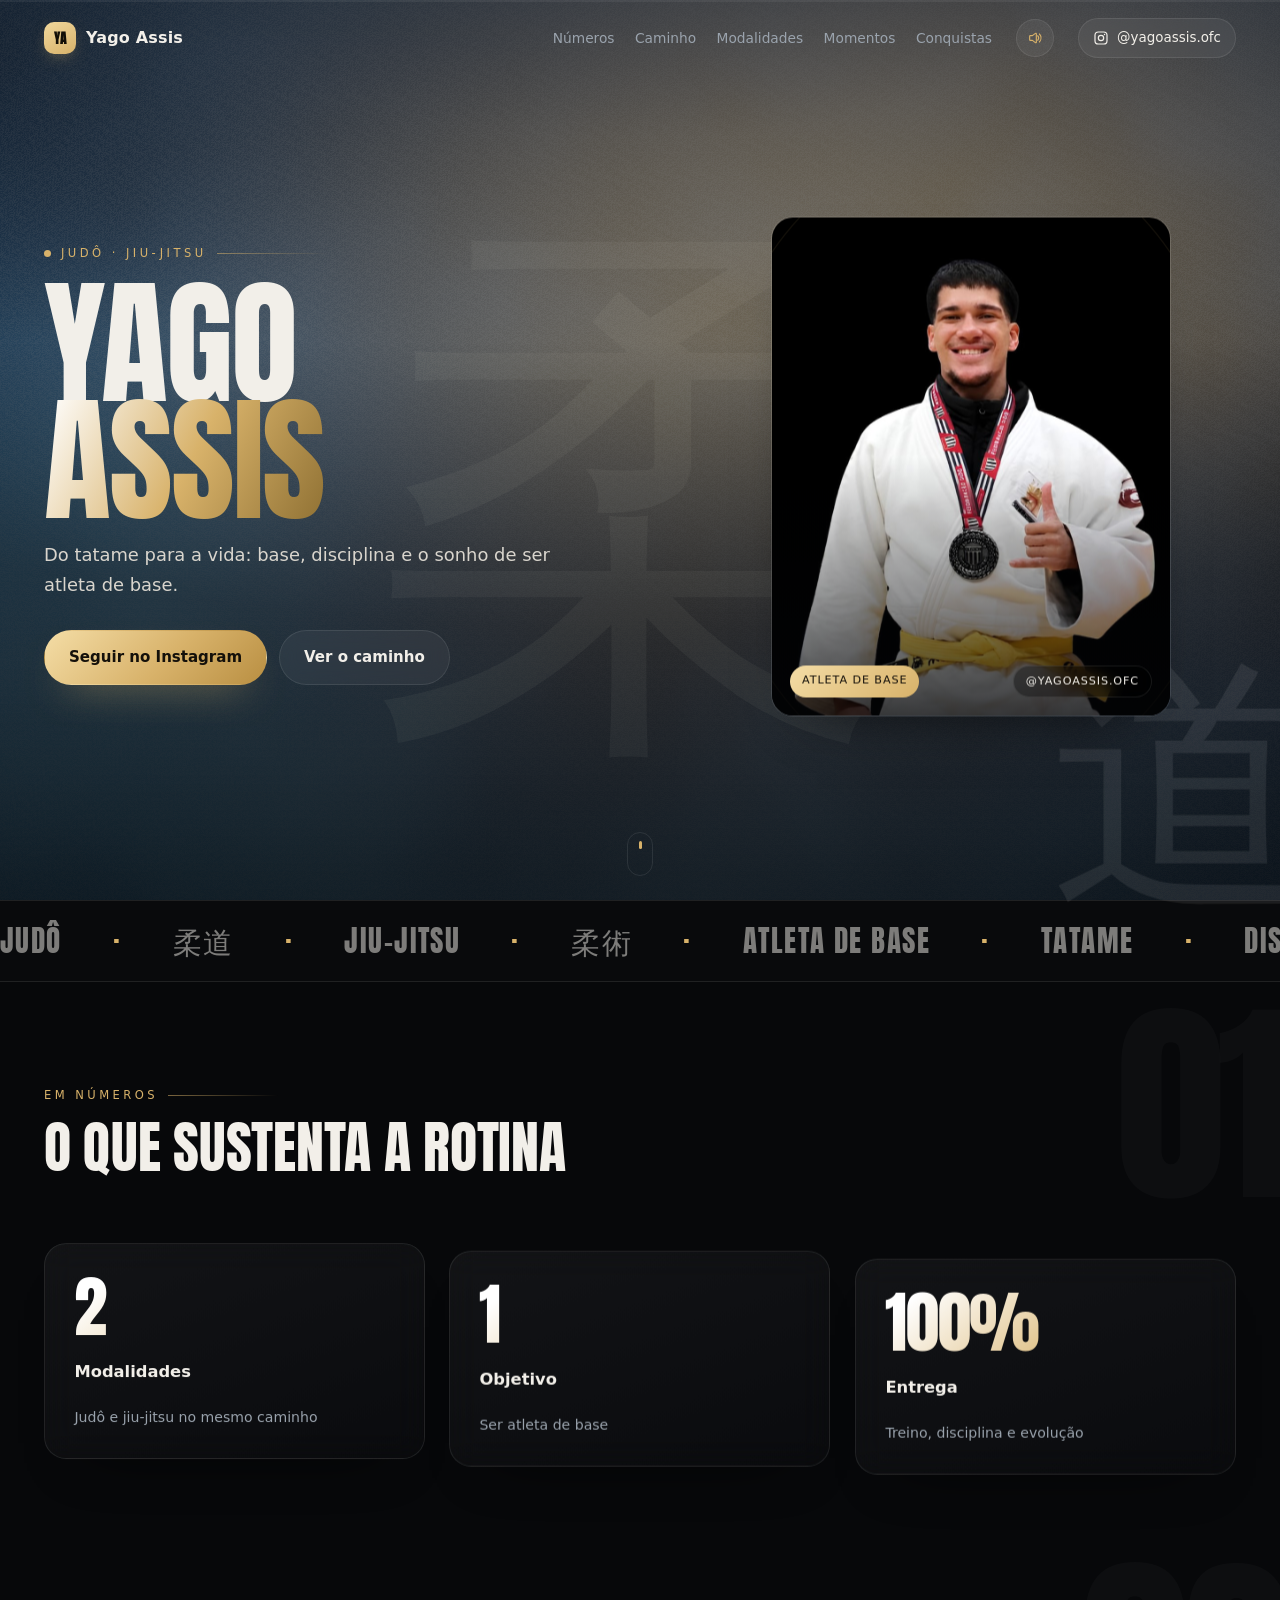
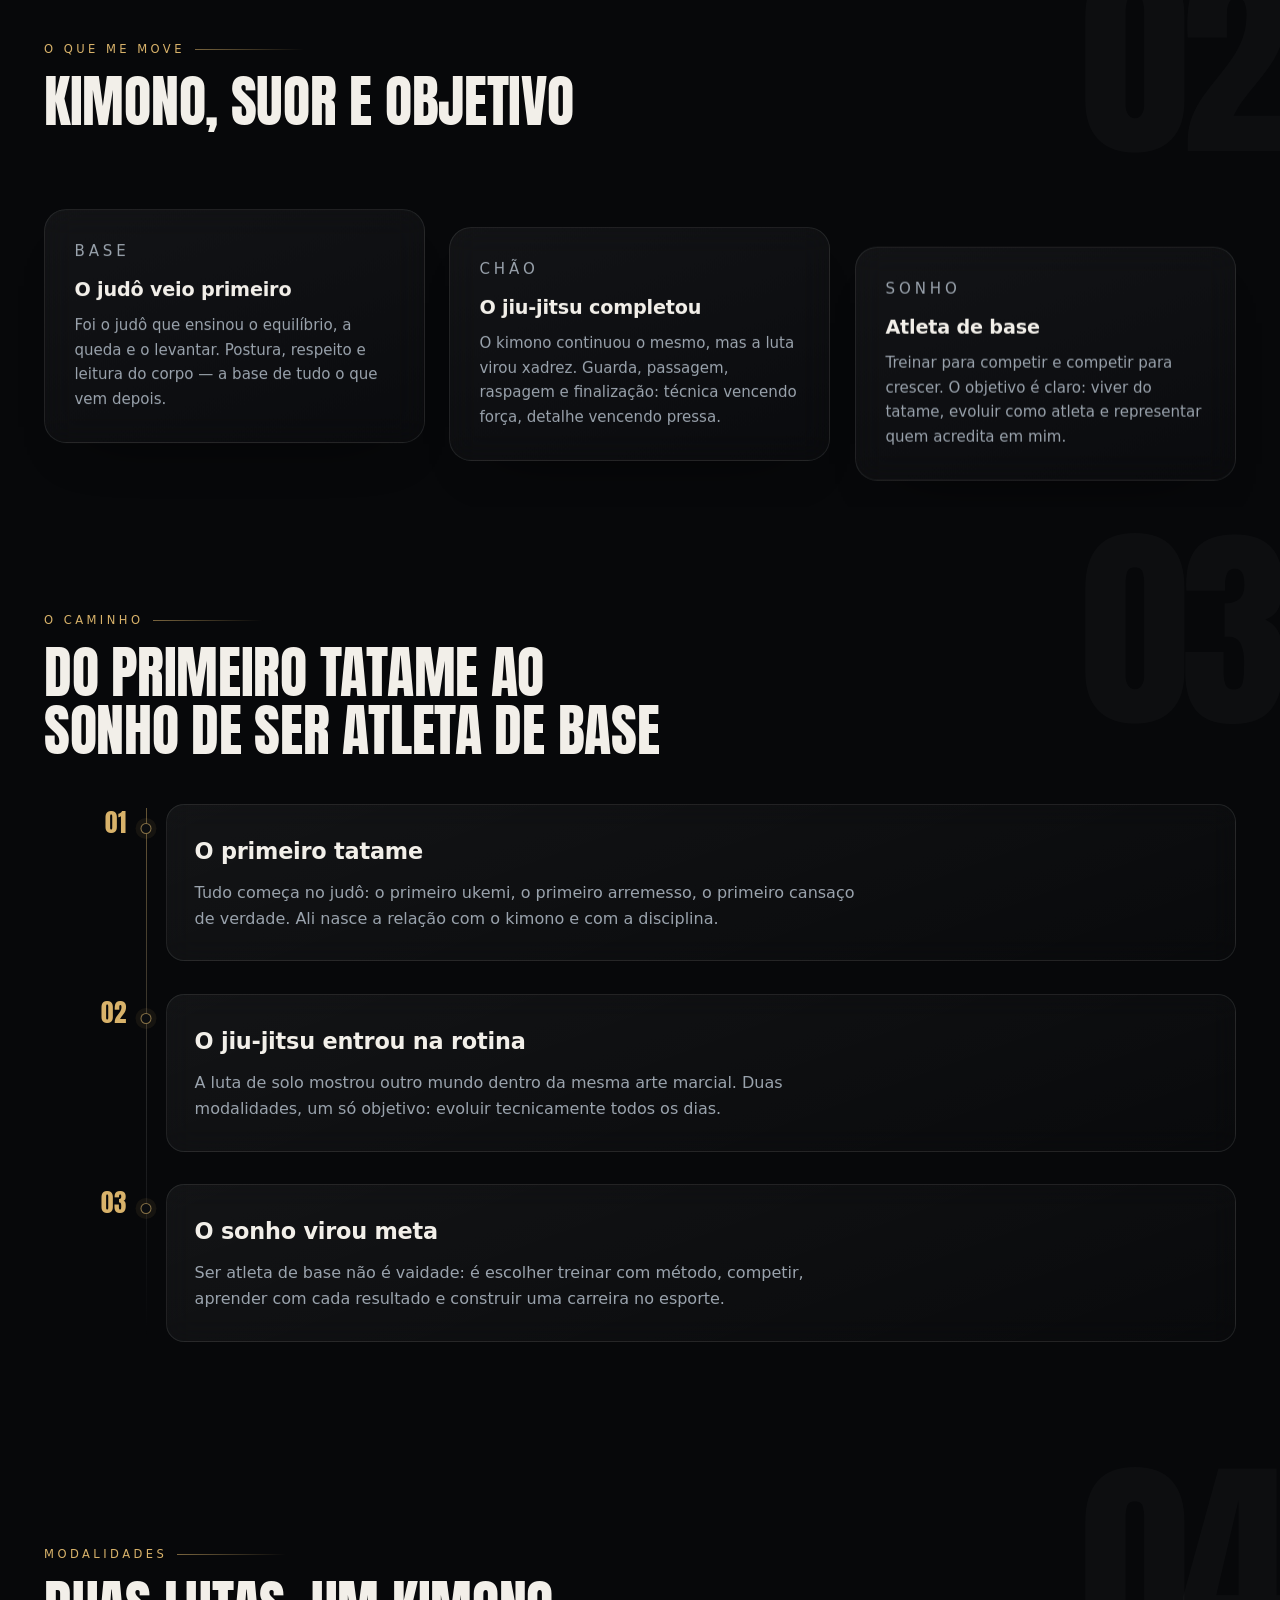
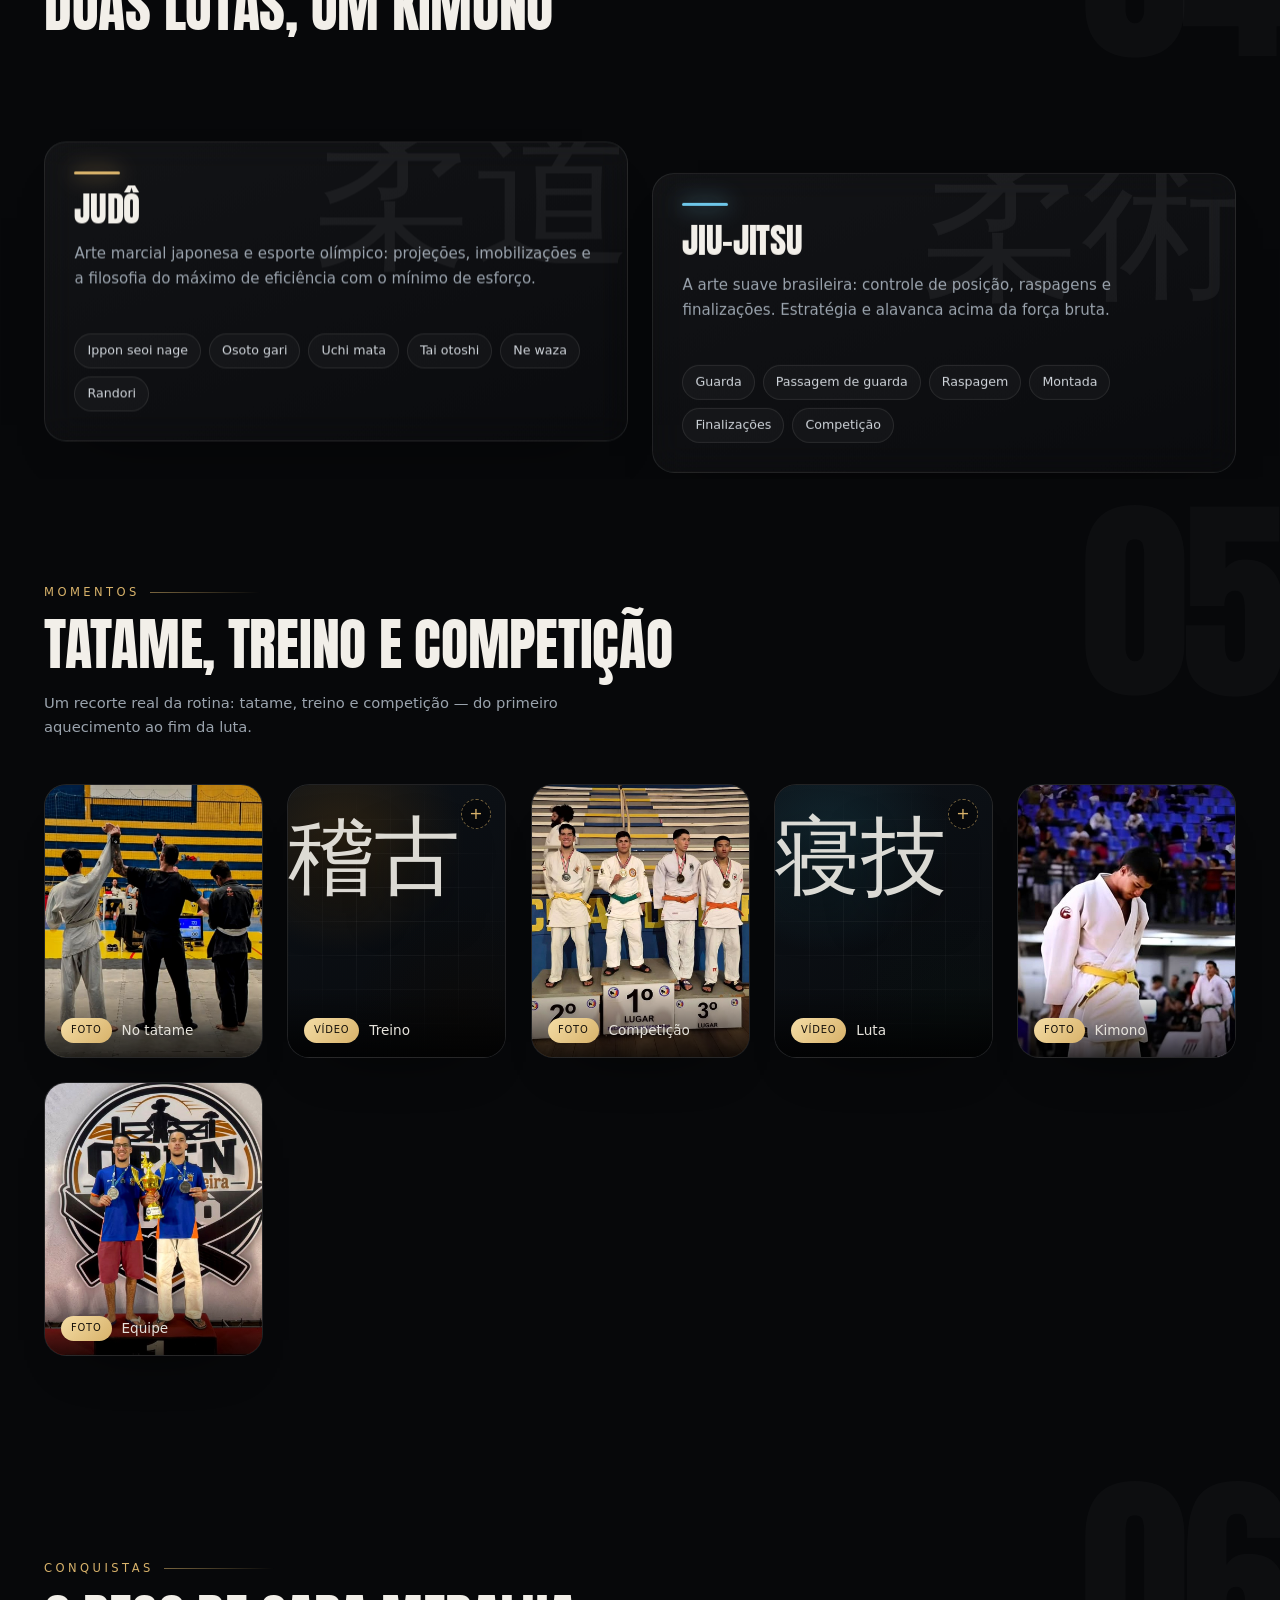
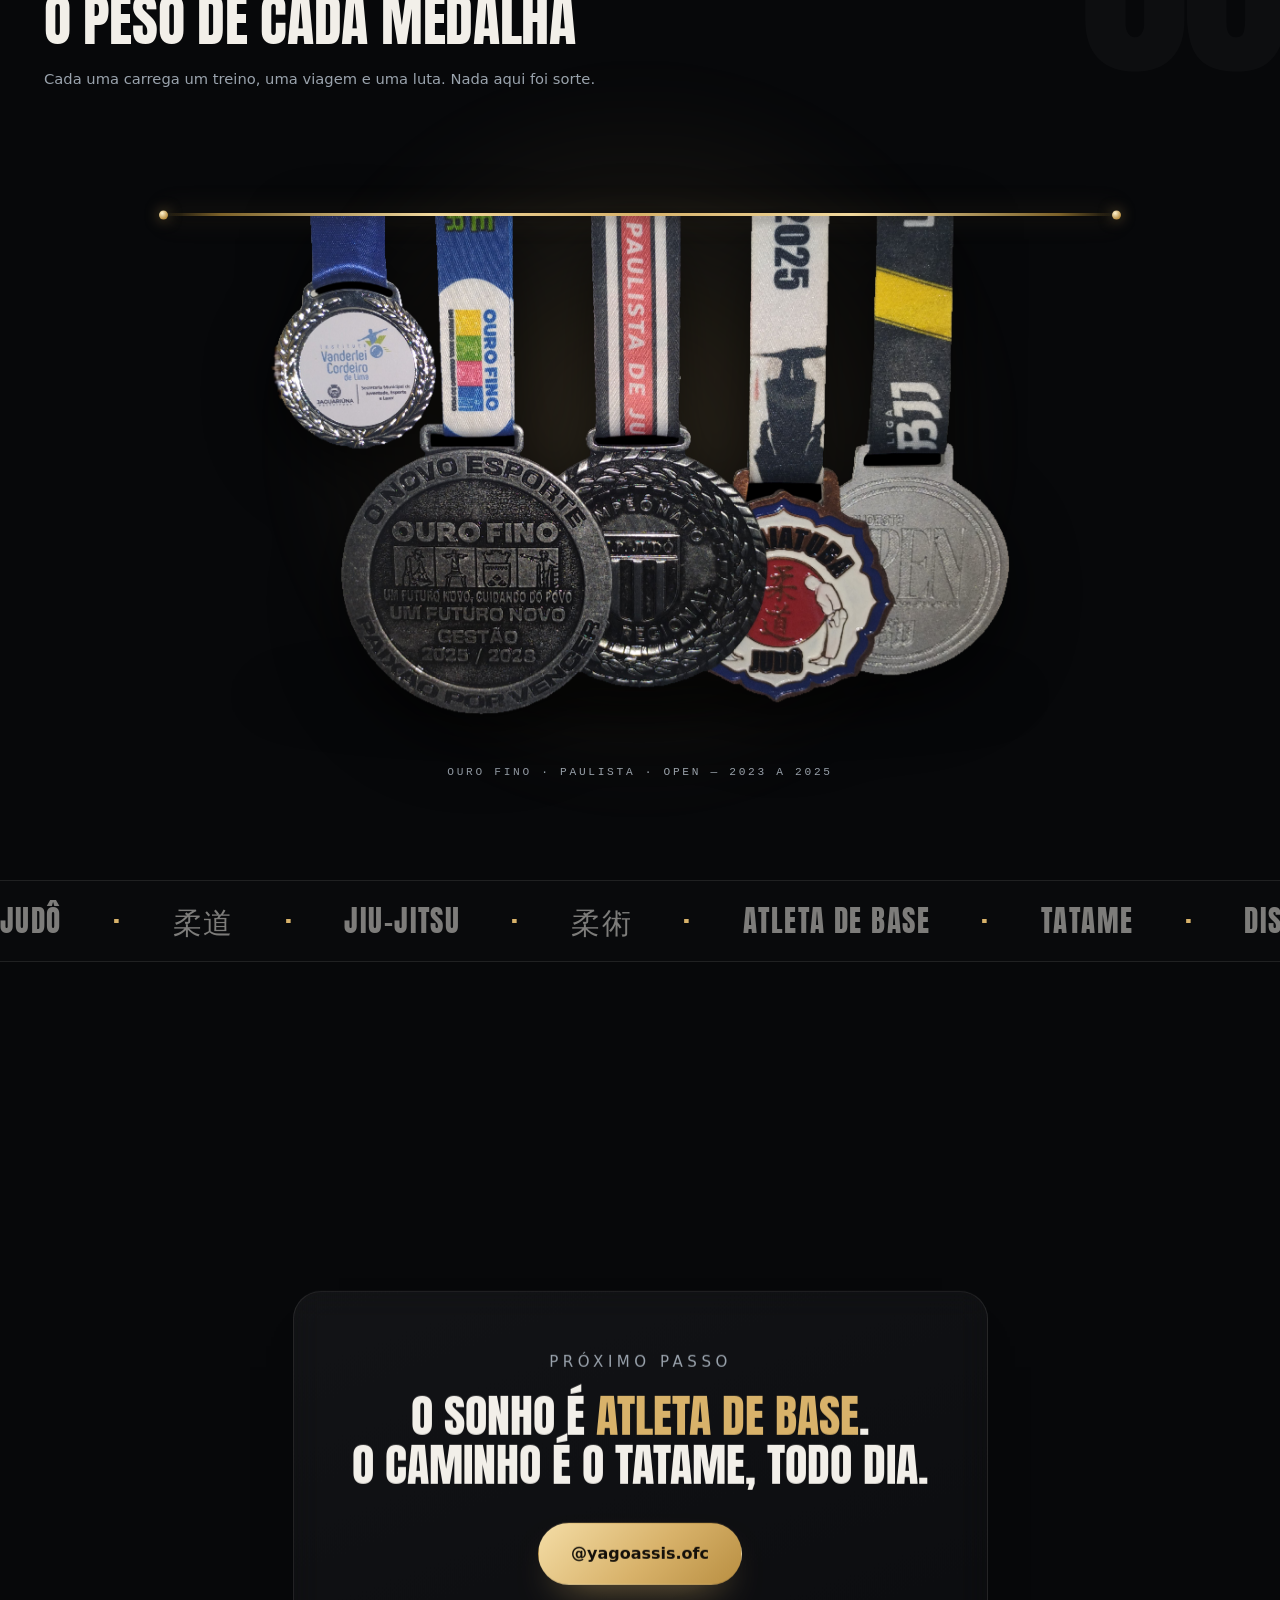
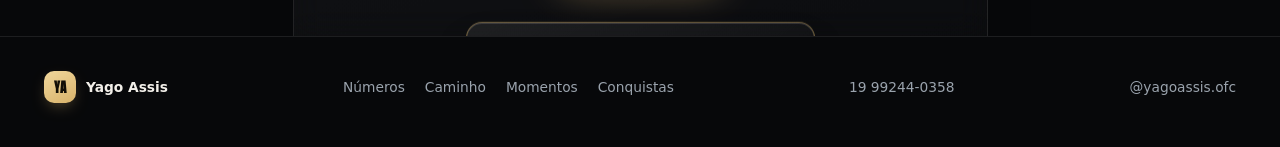
<file: index.html>
<!doctype html>
<html lang="pt-BR">
  <head>
    <meta charset="utf-8" />
    <meta name="viewport" content="width=device-width, initial-scale=1, viewport-fit=cover" />
    <meta name="theme-color" content="#07080a" />
    <title>Yago Assis — Judô · Jiu-Jitsu</title>
    <meta
      name="description"
      content="Yago Assis (@yagoassis.ofc) — atleta de judô e jiu-jitsu. Base, disciplina e o sonho de ser atleta de base."
    />
    <link rel="icon" href="/favicon.svg" type="image/svg+xml" />
    <link rel="shortcut icon" href="/favicon.svg" />

    <meta property="og:type" content="profile" />
    <meta property="og:locale" content="pt_BR" />
    <meta property="og:site_name" content="Yago Assis" />
    <meta property="og:image" content="/media/hero.jpg" />
    <meta property="og:title" content="Yago Assis — Judô · Jiu-Jitsu" />
    <meta
      property="og:description"
      content="Yago Assis (@yagoassis.ofc) — atleta de judô e jiu-jitsu. Base, disciplina e o sonho de ser atleta de base."
    />
    <meta name="twitter:card" content="summary_large_image" />
    <meta name="twitter:image" content="/media/hero.jpg" />
    <meta name="twitter:title" content="Yago Assis — Judô · Jiu-Jitsu" />
    <meta
      name="twitter:description"
      content="Yago Assis (@yagoassis.ofc) — atleta de judô e jiu-jitsu. Base, disciplina e o sonho de ser atleta de base."
    />

    <script type="module" crossorigin src="/assets/index-COwpDuWj.js"></script>
    <link rel="stylesheet" crossorigin href="/assets/index-C8C33Y2N.css">
    <style>
    /* foto principal no card do herói */
    .hero-photo{position:absolute;inset:0;z-index:0;width:100%;height:100%;object-fit:cover;object-position:50% 12%}
    .hero-card:before{z-index:2}
    .hero-card .hero-ring{z-index:1;opacity:.5}
    .hero-card:after{content:"";position:absolute;inset:0;z-index:1;pointer-events:none;background:linear-gradient(180deg,rgba(3,4,6,0) 48%,rgba(3,4,6,.78) 100%)}
    .hero-card-foot{z-index:3}
    @media (max-width:860px){
      .hero-card{background:#050506}
      .hero-photo{object-fit:contain;object-position:50% 50%}
    }

    /* ── medalhas penduradas ── */
    .medals{overflow:visible}
    .medals-stage{position:relative;display:grid;place-items:center;perspective:1400px;perspective-origin:50% 25%;padding:clamp(38px,6vw,78px) 0 clamp(10px,2vw,26px)}
    .medals-glow{position:absolute;width:min(72%,760px);aspect-ratio:1;border-radius:50%;background:radial-gradient(circle,rgba(216,178,106,.20),rgba(216,178,106,.05) 46%,transparent 68%);filter:blur(26px);pointer-events:none}
    .medals-bar{position:absolute;z-index:3;left:10%;right:10%;top:clamp(38px,6vw,78px);height:3px;border-radius:3px;background:linear-gradient(90deg,transparent,#7c6129 6%,#f0d79c 28%,#d8b26a 50%,#f0d79c 72%,#7c6129 94%,transparent);box-shadow:0 0 26px rgba(216,178,106,.35),0 3px 12px rgba(0,0,0,.65)}
    .medals-bar:before,.medals-bar:after{content:'';position:absolute;top:50%;width:9px;height:9px;border-radius:50%;transform:translateY(-50%);background:radial-gradient(circle at 35% 30%,#fff3cf,#b98f42 70%);box-shadow:0 0 14px rgba(216,178,106,.55)}
    .medals-bar:before{left:-4px}
    .medals-bar:after{right:-4px}
    .medals-hanger{position:relative;z-index:2;width:min(100%,740px);transform-origin:50% -8%;animation:medalSwing 7.5s cubic-bezier(.45,.05,.55,.95) infinite;will-change:transform;transform-style:preserve-3d}
    @keyframes medalSwing{0%,100%{transform:rotate(-1.5deg)}25%{transform:rotate(.15deg) translateY(2px)}50%{transform:rotate(1.5deg)}75%{transform:rotate(-.15deg) translateY(2px)}}
    .medals-hanger.jolt{animation:medalJolt 1.7s cubic-bezier(.2,.8,.3,1) 1}
    @keyframes medalJolt{0%{transform:rotate(-6deg)}18%{transform:rotate(5deg)}38%{transform:rotate(-3.4deg)}58%{transform:rotate(2deg)}78%{transform:rotate(-1deg)}100%{transform:rotate(0)}}
    .medals-img{display:block;width:100%;height:auto;filter:drop-shadow(0 26px 32px rgba(0,0,0,.62));transform:rotateX(calc(var(--rx,0) * 1deg)) rotateY(calc(var(--ry,0) * 1deg));transform-style:preserve-3d;transition:transform .18s linear;will-change:transform;cursor:pointer}
    .medals-shadow{position:absolute;z-index:1;left:16%;right:16%;bottom:3%;height:9%;background:radial-gradient(ellipse,rgba(0,0,0,.8),transparent 70%);filter:blur(22px);animation:shadowSwing 7.5s ease-in-out infinite}
    @keyframes shadowSwing{0%,100%{transform:translateX(-10px) scaleX(1)}50%{transform:translateX(10px) scaleX(1.04)}}
    .medals-cap{margin:clamp(12px,2vw,22px) 0 0;font-family:ui-monospace,SFMono-Regular,Menlo,monospace;font-size:.7rem;letter-spacing:.24em;text-transform:uppercase;color:var(--muted);text-align:center}
    @media(max-width:640px){
      .medals-stage{padding-top:46px}
      .medals-bar{top:46px;left:4%;right:4%}
      .medals-img{transform:none}
      .medals-cap{font-size:.62rem;letter-spacing:.16em}
    }

    /* ── kanji de fundo (柔道 → 柔術) ── */
    .kanji-bg{position:fixed;top:50%;right:clamp(-8vw,-2vw,10px);z-index:1;transform:translateY(-50%);pointer-events:none;mix-blend-mode:screen}
    .kanji-bg span{position:absolute;top:50%;left:50%;writing-mode:vertical-rl;font-family:"Yu Mincho","Hiragino Mincho ProN","MS Mincho",serif;font-size:clamp(150px,21vw,330px);line-height:.9;letter-spacing:.04em;color:#f2efe9;opacity:0;filter:blur(.6px);text-shadow:0 0 80px rgba(216,178,106,.10);will-change:opacity,transform}
    @media(max-width:860px){.kanji-bg{right:-16vw}.kanji-bg span{font-size:46vw}}

    /* ── botão de som ── */
    .sound-btn{display:inline-grid;place-items:center;width:38px;height:38px;border-radius:50%;border:1px solid var(--line);background:var(--glass);color:var(--muted);cursor:pointer;transition:color .25s ease,border-color .25s ease,background .25s ease,transform .3s ease}
    .sound-btn:hover{color:var(--gold);border-color:#d8b26a80;background:#d8b26a1a;transform:translateY(-1px)}
    .sound-btn svg{width:16px;height:16px;fill:none;stroke:currentColor;stroke-width:1.7;stroke-linecap:round;stroke-linejoin:round}
    .sound-btn .slash{display:none}
    .sound-btn[aria-pressed="false"] .w1,.sound-btn[aria-pressed="false"] .w2{display:none}
    .sound-btn[aria-pressed="false"] .slash{display:block;stroke:var(--gold)}
    .sound-btn[aria-pressed="true"]{color:var(--gold)}

    /* ── cartão 3D do telefone ── */
    .phone3d{display:inline-block;margin-top:26px;perspective:900px;text-decoration:none;outline:none}
    .phone3d-inner{
      position:relative;display:flex;align-items:center;gap:18px;padding:16px 20px;border-radius:16px;
      background:linear-gradient(150deg,rgba(255,255,255,.07),rgba(255,255,255,.015));
      border:1px solid rgba(216,178,106,.42);transform-style:preserve-3d;
      transform:rotateX(calc(var(--rx,0) * 1deg)) rotateY(calc(var(--ry,0) * 1deg));
      transition:transform .16s linear,border-color .35s ease;
      box-shadow:
        0 1px 0 #6b5324, 0 2px 0 #5f4a20, 0 3px 0 #533f1b, 0 4px 0 #473616,
        0 5px 0 #3a2c12, 0 6px 0 #2e230e, 0 22px 44px -18px rgba(0,0,0,.9),
        inset 0 1px 0 rgba(255,255,255,.16);
      will-change:transform;overflow:hidden;
    }
    .phone3d:hover .phone3d-inner{border-color:rgba(240,215,156,.8)}
    .phone3d-inner:before{
      content:'';position:absolute;inset:0;border-radius:inherit;pointer-events:none;
      background:radial-gradient(220px circle at var(--mx,50%) var(--my,20%),rgba(216,178,106,.18),transparent 62%);
      opacity:0;transition:opacity .35s ease;
    }
    .phone3d:hover .phone3d-inner:before{opacity:1}
    .phone3d-ico{
      position:relative;display:grid;place-items:center;width:44px;height:44px;border-radius:12px;flex:none;
      background:linear-gradient(145deg,#f0d79c,#b98f42);color:#14100a;
      box-shadow:0 10px 22px -10px rgba(216,178,106,.8),inset 0 1px 0 rgba(255,255,255,.55);
      transform:translateZ(18px);
    }
    .phone3d-ico svg{width:20px;height:20px;fill:none;stroke:currentColor;stroke-width:1.9;stroke-linecap:round;stroke-linejoin:round}
    .phone3d-copy{display:flex;flex-direction:column;gap:4px;min-width:0}
    .phone3d-kicker{font-family:ui-monospace,SFMono-Regular,Menlo,monospace;font-size:.6rem;letter-spacing:.26em;text-transform:uppercase;color:var(--gold)}
    .phone3d-num{
      font-family:var(--display);font-size:clamp(1.5rem,3.2vw,2.05rem);line-height:1;letter-spacing:.015em;color:#f6f1e6;
      text-shadow:0 1px 0 #b98f42,0 2px 0 #9a7634,0 3px 0 #7c5f28,0 4px 0 #5f471d,0 5px 0 #463414,0 10px 26px rgba(0,0,0,.65);
      white-space:nowrap;transform:translateZ(26px);
    }
    .phone3d-go{
      margin-left:6px;display:grid;place-items:center;width:26px;height:26px;border-radius:50%;border:1px solid rgba(216,178,106,.5);
      color:var(--gold);font-size:.8rem;transform:translateZ(14px);transition:background .3s ease,color .3s ease
    }
    .phone3d:hover .phone3d-go{background:var(--gold);color:#14100a}
    @media(max-width:640px){
      .phone3d{display:block;margin-top:22px}
      .phone3d-inner{padding:14px 16px;gap:14px}
      .phone3d-num{font-size:1.45rem}
      .phone3d-ico{width:40px;height:40px}
    }
    .foot-phone{color:var(--muted);transition:color .25s ease}
    .foot-phone:hover{color:var(--gold)}
    .cta-card .cta-line{font-size:clamp(1.5rem,4vw,2.9rem);line-height:1.06;color:var(--ink);margin:6px 0 24px}
    /* ── CTA 3D centralizado ── */
    .cta-inner{perspective:1400px}
    .cta-card{align-items:center;text-align:center;transform-style:preserve-3d;
      transform:rotateX(calc(var(--rx,0) * 1deg)) rotateY(calc(var(--ry,0) * 1deg));
      transition:transform .18s linear,border-color .4s ease,box-shadow .4s ease;will-change:transform}
    .cta-card .eyebrow{justify-content:center}
    .cta-card .cta-line{max-width:26ch;margin-left:auto;margin-right:auto}
    .cta-card .btn{margin-inline:auto}
    .cta-card:hover{border-color:rgba(216,178,106,.45)}
  </style>
</head>
  <body>
    <canvas id="bg" aria-hidden="true"></canvas>
    <div class="scrim" aria-hidden="true"></div>
    <div class="dust" id="dust" aria-hidden="true"></div>
    <div class="kanji-bg" id="kanjiBg" aria-hidden="true">
      <span class="kanji-jud">柔道</span>
      <span class="kanji-jj">柔術</span>
    </div>
    <div class="progress" aria-hidden="true"><span id="progress-bar"></span></div>

    <header class="top" id="top">
      <div class="wrap top-inner">
        <a class="brand" href="#topo">
          <span class="brand-mark">YA</span>
          <span class="brand-name" data-athlete="nome">Yago Assis</span>
        </a>

        <nav class="top-nav" aria-label="Seções do site">
          <a href="#numeros">Números</a>
          <a href="#caminho">Caminho</a>
          <a href="#modalidades">Modalidades</a>
          <a href="#galeria">Momentos</a>
          <a href="#medalhas">Conquistas</a>
        </nav>

        <button class="sound-btn" id="soundBtn" type="button" aria-pressed="true" aria-label="Desligar o som" title="Som">
          <svg viewBox="0 0 24 24" aria-hidden="true">
            <path d="M4 9.5v5a1 1 0 0 0 1 1h3.2l4.3 3.4c.6.5 1.5.1 1.5-.7V5.8c0-.8-.9-1.2-1.5-.7L8.2 8.5H5a1 1 0 0 0-1 1z"></path>
            <path class="w1" d="M16 8.6a5 5 0 0 1 0 6.8"></path>
            <path class="w2" d="M18.6 6a9 9 0 0 1 0 12"></path>
            <path class="slash" d="M3.5 3.5l17 17"></path>
          </svg>
        </button>

        <a class="ig-btn" data-athlete="instagram" href="#" target="_blank" rel="noopener">
          <svg viewBox="0 0 24 24" width="16" height="16" fill="none" stroke="currentColor" stroke-width="1.8" aria-hidden="true">
            <rect x="3" y="3" width="18" height="18" rx="5" />
            <circle cx="12" cy="12" r="4" />
            <circle cx="17.3" cy="6.7" r="1.1" fill="currentColor" stroke="none" />
          </svg>
          <span data-athlete="handle">@yagoassis.ofc</span>
        </a>
      </div>
    </header>

    <main id="topo">
      <!-- ───────────────────────── HERO ───────────────────────── -->
      <section class="hero">
        <span class="hero-mark" aria-hidden="true">柔</span>

        <div class="wrap hero-inner">
          <div class="hero-copy">
            <p class="eyebrow reveal" style="--i: 0">
              <span class="pulse"></span>
              <span data-athlete="modalidades">Judô · Jiu-Jitsu</span>
            </p>

            <h1 class="display reveal" style="--i: 1">
              <span data-athlete="nome-part1">Yago</span><br />
              <em data-athlete="nome-part2">Assis</em>
            </h1>

            <p class="lead reveal" style="--i: 2" data-athlete="frase">
              Do tatame para a vida: base, disciplina e o sonho de ser atleta de base.
            </p>

            <div class="hero-actions reveal" style="--i: 3">
              <a class="btn primary" data-athlete="instagram" href="#" target="_blank" rel="noopener">
                Seguir no Instagram
              </a>
              <a class="btn ghost" href="#caminho">Ver o caminho</a>
            </div>

            <ul class="hero-facts reveal" style="--i: 4" id="hero-facts"></ul>
          </div>

          <div class="hero-art" data-float="0.8">
            <div class="float" style="--dur: 9s">
              <div class="card hero-card tilt">
                <img class="hero-photo" src="/media/hero.jpg" alt="Yago Assis de quimono branco, com a medalha no peito" width="900" height="1125" fetchpriority="high">
                <span class="hero-ring" aria-hidden="true"></span>
                <div class="hero-card-foot">
                  <span class="tag" data-athlete="papel">Atleta de base</span>
                  <span class="tag ghost" data-athlete="handle">@yagoassis.ofc</span>
                </div>
              </div>
            </div>
          </div>
        </div>

        <a class="scroll-cue" href="#numeros" aria-label="Rolar para baixo"><span></span></a>
      </section>

      <div class="marquee" aria-hidden="true"><div class="marquee-track" id="marquee-track"></div></div>

      <!-- ─────────────────────── NÚMEROS ─────────────────────── -->
      <section class="section" id="numeros" data-mark="01">
        <div class="wrap">
          <header class="section-head">
            <p class="eyebrow reveal">Em números</p>
            <h2 class="h2 reveal" style="--i: 1">O que sustenta a rotina</h2>
          </header>
          <div class="grid grid-3" id="numeros-grid"></div>
        </div>
      </section>

      <!-- ─────────────────────── MANIFESTO ───────────────────── -->
      <section class="section" id="manifesto" data-mark="02">
        <div class="wrap">
          <header class="section-head">
            <p class="eyebrow reveal">O que me move</p>
            <h2 class="h2 reveal" style="--i: 1">Kimono, suor e objetivo</h2>
          </header>
          <div class="grid grid-3" id="manifesto-grid"></div>
        </div>
      </section>

      <!-- ──────────────────────── CAMINHO ────────────────────── -->
      <section class="section" id="caminho" data-mark="03">
        <div class="wrap">
          <header class="section-head">
            <p class="eyebrow reveal">O caminho</p>
            <h2 class="h2 reveal" style="--i: 1">Do primeiro tatame ao sonho de ser atleta de base</h2>
          </header>
          <ol class="path" id="caminho-list"></ol>
        </div>
      </section>

      <!-- ────────────────────── MODALIDADES ──────────────────── -->
      <section class="section" id="modalidades" data-mark="04">
        <div class="wrap">
          <header class="section-head">
            <p class="eyebrow reveal">Modalidades</p>
            <h2 class="h2 reveal" style="--i: 1">Duas lutas, um kimono</h2>
          </header>
          <div class="grid grid-2" id="modalidades-grid"></div>
        </div>
      </section>

      <!-- ──────────────────────── GALERIA ────────────────────── -->
      <section class="section" id="galeria" data-mark="05">
        <div class="wrap">
          <header class="section-head">
            <p class="eyebrow reveal">Momentos</p>
            <h2 class="h2 reveal" style="--i: 1">Tatame, treino e competição</h2>
            <p class="section-note reveal" style="--i: 2">
              Um recorte real da rotina: tatame, treino e competição — do primeiro aquecimento ao fim da luta.
            </p>
          </header>
          <div class="gallery" id="galeria-grid"></div>
        </div>
      </section>

      <!-- ─────────────────────── MEDALHAS ────────────────────── -->
      <section class="section medals" id="medalhas" data-mark="06">
        <div class="wrap">
          <header class="section-head">
            <p class="eyebrow reveal">Conquistas</p>
            <h2 class="h2 reveal" style="--i: 1">O peso de cada medalha</h2>
            <p class="section-note reveal" style="--i: 2">
              Cada uma carrega um treino, uma viagem e uma luta. Nada aqui foi sorte.
            </p>
          </header>
          <div class="medals-stage" id="medalsStage">
            <div class="medals-glow" aria-hidden="true"></div>
            <div class="medals-bar" aria-hidden="true"></div>
            <div class="medals-hanger" id="medalsHanger">
              <img class="medals-img" src="/media/medalhas.webp" alt="Medalhas de judô de Yago Assis — Ouro Fino, Paulista e Open" width="810" height="549" loading="lazy">
            </div>
            <div class="medals-shadow" aria-hidden="true"></div>
          </div>
          <p class="medals-cap reveal">Ouro Fino · Paulista · Open — 2023 a 2025</p>
        </div>
      </section>

      <div class="marquee" aria-hidden="true"><div class="marquee-track" id="marquee-track-2"></div></div>

      <!-- ────────────────────────── CTA ──────────────────────── -->
      <section class="section cta">
        <div class="wrap cta-inner" data-float="0.5">
          <div class="float" style="--dur: 11s">
            <div class="card cta-card">
              <p class="eyebrow">Próximo passo</p>
              <p class="cta-line">O sonho é <em>atleta de base</em>.<br />O caminho é o tatame, todo dia.</p>
              <a class="btn primary big" data-athlete="instagram" href="#" target="_blank" rel="noopener">
                <span data-athlete="handle">@yagoassis.ofc</span>
              </a>

              <a class="phone3d" href="https://wa.me/5519992440358" target="_blank" rel="noopener" aria-label="Chamar Yago no WhatsApp: 19 99244-0358">
                <span class="phone3d-inner" id="phone3dInner">
                  <span class="phone3d-ico" aria-hidden="true">
                    <svg viewBox="0 0 24 24"><path d="M5 4h3l1.6 4-2 1.3a13 13 0 0 0 6.1 6.1l1.3-2 4 1.6v3a2 2 0 0 1-2.2 2A17 17 0 0 1 3 6.2 2 2 0 0 1 5 4z"></path></svg>
                  </span>
                  <span class="phone3d-copy">
                    <span class="phone3d-kicker">whatsapp · direto</span>
                    <span class="phone3d-num">19 99244-0358</span>
                  </span>
                  <span class="phone3d-go" aria-hidden="true">↗</span>
                </span>
              </a>
            </div>
          </div>
        </div>
      </section>
    </main>

    <footer class="foot">
      <div class="wrap foot-inner">
        <div class="foot-brand">
          <span class="brand-mark">YA</span>
          <span data-athlete="nome">Yago Assis</span>
        </div>
        <nav class="foot-links" aria-label="Seções">
          <a href="#numeros">Números</a>
          <a href="#caminho">Caminho</a>
          <a href="#galeria">Momentos</a>
          <a href="#medalhas">Conquistas</a>
        </nav>
        <a class="foot-phone" href="tel:+5519992440358">19 99244-0358</a>
        <a class="foot-ig" data-athlete="instagram" href="#" target="_blank" rel="noopener">
          <span data-athlete="handle">@yagoassis.ofc</span>
        </a>
      </div>
    </footer>

    <script>
    (() => {
      const stage = document.getElementById('medalsStage');
      const img = stage && stage.querySelector('.medals-img');
      if (!stage || !img) return;
      const reduce = matchMedia('(prefers-reduced-motion: reduce)').matches;
      const fine = matchMedia('(pointer:fine)').matches;
      if (reduce || !fine) return;
      let raf = 0, tx = 0, ty = 0, cx = 0, cy = 0;
      const step = () => {
        raf = 0;
        cx += (tx - cx) * 0.12;
        cy += (ty - cy) * 0.12;
        img.style.setProperty('--ry', (cx * 9).toFixed(2));
        img.style.setProperty('--rx', (-cy * 7).toFixed(2));
        if (Math.abs(tx - cx) > 0.002 || Math.abs(ty - cy) > 0.002) raf = requestAnimationFrame(step);
      };
      stage.addEventListener('pointermove', e => {
        const r = stage.getBoundingClientRect();
        tx = ((e.clientX - r.left) / r.width - 0.5) * 2;
        ty = ((e.clientY - r.top) / r.height - 0.5) * 2;
        if (!raf) raf = requestAnimationFrame(step);
      });
      stage.addEventListener('pointerleave', () => {
        tx = 0; ty = 0;
        if (!raf) raf = requestAnimationFrame(step);
      });
      const hanger = document.getElementById('medalsHanger');
      if (hanger) {
        stage.addEventListener('click', () => {
          hanger.classList.remove('jolt');
          void hanger.offsetWidth;
          hanger.classList.add('jolt');
        });
        hanger.addEventListener('animationend', e => {
          if (e.animationName === 'medalJolt') hanger.classList.remove('jolt');
        });
      }
    })();
  </script>
  <script>
(() => {
  /* ───────── kanji 柔道 → 柔術 conforme a rolagem ───────── */
  const kJud = document.querySelector('.kanji-jud');
  const kJj = document.querySelector('.kanji-jj');
  const modal = document.querySelector('#modalidades');
  const reduce = matchMedia('(prefers-reduced-motion: reduce)').matches;
  let morph = 0;

  function kanjiTick() {
    if (!kJud || !kJj || !modal) return;
    const r = modal.getBoundingClientRect();
    const vh = innerHeight || 1;
    let t = (vh * 0.82 - r.top) / (vh * 0.95);
    t = Math.max(0, Math.min(1, t));
    const e = t * t * (3 - 2 * t);
    morph = e;
    kJud.style.opacity = (0.085 * (1 - e)).toFixed(4);
    kJj.style.opacity = (0.085 * e).toFixed(4);
    if (!reduce) {
      kJud.style.transform = 'translate(-50%,-50%) translateY(' + (-46 * e).toFixed(1) + 'px) scale(' + (1 + 0.07 * e).toFixed(3) + ') rotate(' + (-2.5 * e).toFixed(2) + 'deg)';
      kJj.style.transform = 'translate(-50%,-50%) translateY(' + (46 * (1 - e)).toFixed(1) + 'px) scale(' + (1 - 0.07 * (1 - e)).toFixed(3) + ') rotate(' + (2.5 * (1 - e)).toFixed(2) + 'deg)';
    }
    if (window.__kjSound) window.__kjSound(e);
  }

  let kRaf = 0;
  const kUpdate = () => { kRaf = 0; kanjiTick(); };
  addEventListener('scroll', () => { if (!kRaf) kRaf = requestAnimationFrame(kUpdate); }, { passive: true });
  addEventListener('resize', kUpdate, { passive: true });
  kanjiTick();

  /* ───────── som sintetizado ───────── */
  const btn = document.getElementById('soundBtn');
  let ctx = null, master = null, noise = null;
  let enabled = true;
  try { enabled = localStorage.getItem('ya:sound') !== 'off'; } catch (e) {}
  let lastY = scrollY, lastWhoosh = 0, lastChime = 0;

  function ensure() {
    if (!ctx) {
      const AC = window.AudioContext || window.webkitAudioContext;
      if (!AC) return false;
      ctx = new AC();
      master = ctx.createGain();
      master.gain.value = 0.55;
      master.connect(ctx.destination);
      const len = Math.floor(ctx.sampleRate * 1.2);
      noise = ctx.createBuffer(1, len, ctx.sampleRate);
      const d = noise.getChannelData(0);
      for (let i = 0; i < len; i++) d[i] = (Math.random() * 2 - 1) * (1 - i / len);
    }
    if (ctx.state === 'suspended') ctx.resume().catch(() => {});
    return true;
  }

  function env(g, t0, atk, dec, peak) {
    g.gain.setValueAtTime(0.0001, t0);
    g.gain.exponentialRampToValueAtTime(Math.max(0.0002, peak), t0 + atk);
    g.gain.exponentialRampToValueAtTime(0.0001, t0 + atk + dec);
  }

  function blip(freq, dur, type, vol, slide) {
    if (!enabled || !ensure()) return;
    const t0 = ctx.currentTime;
    const o = ctx.createOscillator(), g = ctx.createGain();
    o.type = type || 'sine';
    o.frequency.setValueAtTime(freq, t0);
    if (slide) o.frequency.exponentialRampToValueAtTime(Math.max(40, freq * slide), t0 + dur);
    env(g, t0, 0.006, dur, vol || 0.06);
    o.connect(g).connect(master);
    o.start(t0); o.stop(t0 + dur + 0.08);
  }

  function whoosh(vol, dur, f0, f1) {
    if (!enabled || !ensure()) return;
    const t0 = ctx.currentTime;
    const src = ctx.createBufferSource(); src.buffer = noise;
    const bp = ctx.createBiquadFilter(); bp.type = 'bandpass'; bp.Q.value = 1.1;
    bp.frequency.setValueAtTime(f0, t0);
    bp.frequency.exponentialRampToValueAtTime(f1, t0 + dur);
    const g = ctx.createGain(); env(g, t0, 0.05, dur, vol);
    src.connect(bp).connect(g).connect(master);
    src.start(t0); src.stop(t0 + dur + 0.1);
  }

  function chime(vol) {
    if (!enabled || !ensure()) return;
    const t0 = ctx.currentTime;
    [880, 1318.5, 1760].forEach((f, i) => {
      const o = ctx.createOscillator(), g = ctx.createGain();
      o.type = 'sine'; o.frequency.value = f;
      env(g, t0 + i * 0.025, 0.01, 1.15, (vol || 0.05) * (1 - i * 0.22));
      o.connect(g).connect(master);
      o.start(t0 + i * 0.025); o.stop(t0 + 1.4);
    });
  }

  function tok(vol) {
    if (!enabled || !ensure()) return;
    const t0 = ctx.currentTime;
    [110, 220].forEach((f, i) => {
      const o = ctx.createOscillator(), g = ctx.createGain();
      o.type = 'sine';
      o.frequency.setValueAtTime(f, t0);
      o.frequency.exponentialRampToValueAtTime(f * 0.7, t0 + 0.25);
      env(g, t0, 0.01, 0.3, (vol || 0.07) * (1 - i * 0.35));
      o.connect(g).connect(master);
      o.start(t0); o.stop(t0 + 0.4);
    });
  }

  /* som do morph do kanji (com histerese) */
  let morphState = -1;
  window.__kjSound = e => {
    if (!enabled) return;
    const s = e > 0.55 ? 2 : e < 0.35 ? 1 : 0;
    if (morphState === -1) { morphState = s; return; }
    if (s && s !== morphState) {
      morphState = s;
      chime(0.045);
    }
  };

  /* clique em links/botões */
  document.addEventListener('pointerdown', e => {
    const el = e.target.closest('a, button');
    if (!el || el.id === 'soundBtn') return;
    blip(560, 0.055, 'triangle', 0.05, 0.82);
  }, true);

  /* clique nas medalhas: metal */
  const medals = document.getElementById('medalsStage');
  if (medals) medals.addEventListener('click', () => {
    chime(0.05);
    blip(2350, 0.14, 'sine', 0.03, 1.6);
  });

  /* rolagem: whoosh sutil */
  addEventListener('scroll', () => {
    const y = scrollY;
    const dy = y - lastY;
    lastY = y;
    const t = performance.now();
    if (Math.abs(dy) < 140 || t - lastWhoosh < 420) return;
    lastWhoosh = t;
    whoosh(0.028, 0.5, 260 + Math.random() * 220, 1250 + Math.random() * 500);
  }, { passive: true });

  /* entrada de seção: tok discreto */
  const secs = [...document.querySelectorAll('main .section')];
  if ('IntersectionObserver' in window) {
    const io = new IntersectionObserver(entries => {
      for (const en of entries) {
        if (!en.isIntersecting) continue;
        const t = performance.now();
        if (t - lastChime < 900) continue;
        lastChime = t;
        tok(0.05);
      }
    }, { rootMargin: '-42% 0px -52% 0px' });
    secs.forEach(sec => io.observe(sec));
  }

  /* desbloqueia o áudio no primeiro gesto */
  const wake = () => { if (enabled) ensure(); };
  ['pointerdown', 'keydown', 'touchstart'].forEach(ev => addEventListener(ev, wake, { once: true, passive: true }));

  /* botão de som */
  if (btn) {
    btn.setAttribute('aria-pressed', enabled ? 'true' : 'false');
    btn.addEventListener('click', () => {
      enabled = !enabled;
      try { localStorage.setItem('ya:sound', enabled ? 'on' : 'off'); } catch (e) {}
      btn.setAttribute('aria-pressed', enabled ? 'true' : 'false');
      btn.setAttribute('aria-label', enabled ? 'Desligar o som' : 'Ligar o som');
      if (enabled) { ensure(); chime(0.06); }
    });
  }
})();
  </script>
  <script>
    (() => {
      const wrap = document.querySelector('.phone3d');
      const inner = document.getElementById('phone3dInner');
      if (!wrap || !inner) return;
      if (matchMedia('(prefers-reduced-motion: reduce)').matches || !matchMedia('(pointer:fine)').matches) return;
      let raf = 0, tx = 0, ty = 0, cx = 0, cy = 0;
      const step = () => {
        raf = 0;
        cx += (tx - cx) * 0.14; cy += (ty - cy) * 0.14;
        inner.style.setProperty('--ry', (cx * 9).toFixed(2));
        inner.style.setProperty('--rx', (-cy * 7).toFixed(2));
        inner.style.setProperty('--mx', (50 + cx * 40).toFixed(1) + '%');
        inner.style.setProperty('--my', (24 + cy * 34).toFixed(1) + '%');
        if (Math.abs(tx - cx) > 0.002 || Math.abs(ty - cy) > 0.002) raf = requestAnimationFrame(step);
      };
      wrap.addEventListener('pointermove', e => {
        const r = wrap.getBoundingClientRect();
        tx = ((e.clientX - r.left) / r.width - 0.5) * 2;
        ty = ((e.clientY - r.top) / r.height - 0.5) * 2;
        if (!raf) raf = requestAnimationFrame(step);
      });
      wrap.addEventListener('pointerleave', () => {
        tx = 0; ty = 0;
        if (!raf) raf = requestAnimationFrame(step);
      });

      /* card grande do CTA com tilt 3D */
      const cta = document.querySelector('.cta-card');
      const host = cta && (cta.closest('.cta-inner') || cta);
      if (cta && host) {
        let r2 = 0, ax = 0, ay = 0, bx = 0, by = 0;
        const step2 = () => {
          r2 = 0;
          ax += (bx - ax) * 0.12; ay += (by - ay) * 0.12;
          cta.style.setProperty('--ry', (ax * 5).toFixed(2));
          cta.style.setProperty('--rx', (-ay * 4).toFixed(2));
          cta.style.setProperty('--mx', (50 + ax * 38).toFixed(1) + '%');
          cta.style.setProperty('--my', (18 + ay * 40).toFixed(1) + '%');
          if (Math.abs(bx - ax) > 0.002 || Math.abs(by - ay) > 0.002) r2 = requestAnimationFrame(step2);
        };
        host.addEventListener('pointermove', e => {
          const r = host.getBoundingClientRect();
          bx = ((e.clientX - r.left) / r.width - 0.5) * 2;
          by = ((e.clientY - r.top) / r.height - 0.5) * 2;
          if (!r2) r2 = requestAnimationFrame(step2);
        });
        host.addEventListener('pointerleave', () => {
          bx = 0; by = 0;
          if (!r2) r2 = requestAnimationFrame(step2);
        });
      }
    })();
  </script>
</body>
</html>
</file>
<file: assets/index-C8C33Y2N.css>
@font-face{font-family:Anton;src:url(/fonts/anton-latin.woff2) format("woff2");font-weight:400;font-display:swap;font-style:normal}:root{--bg: #07080a;--ink: #f2efe9;--muted: #9aa3ad;--gold: #d8b26a;--ice: #6ec6e8;--line: rgba(255, 255, 255, .09);--line-strong: rgba(255, 255, 255, .16);--glass: rgba(255, 255, 255, .05);--glass-2: rgba(255, 255, 255, .015);--container: 1220px;--gutter: clamp(18px, 4.5vw, 44px);--grid-gap: clamp(14px, 1.9vw, 26px);--radius: 22px;--header-h: 78px;--vh: 1vh;--display: "Anton", "Segoe UI", Impact, system-ui, sans-serif;--body: "Inter", "Segoe UI", system-ui, -apple-system, sans-serif}*,*:before,*:after{box-sizing:border-box}html{scroll-behavior:smooth;-webkit-text-size-adjust:100%}body{margin:0;background:var(--bg);color:var(--ink);font-family:var(--body);font-size:16px;line-height:1.65;-webkit-font-smoothing:antialiased;overflow-x:hidden}a{color:inherit;text-decoration:none}code{font-family:ui-monospace,SFMono-Regular,Menlo,monospace;font-size:.86em;color:var(--gold)}::selection{background:#d8b26a47}.wrap{width:min(100% - 2 * var(--gutter),var(--container));margin-inline:auto}.section{position:relative;padding-block:clamp(66px,11vh,150px);overflow:clip;scroll-margin-top:calc(var(--header-h) + 12px)}.section-head{max-width:780px;margin-bottom:clamp(30px,5vh,58px)}.h2{margin:0;font-family:var(--display);font-weight:400;font-size:clamp(1.8rem,4.4vw,3.5rem);line-height:1.02;letter-spacing:-.005em;text-transform:uppercase;text-wrap:balance}.section-note{margin:18px 0 0;max-width:64ch;color:var(--muted);font-size:.92rem}.section[data-mark]:before{content:attr(data-mark);position:absolute;top:clamp(14px,4vh,54px);right:0;font-family:var(--display);font-size:clamp(6rem,17vw,15rem);line-height:.8;letter-spacing:-.04em;color:#ffffff07;pointer-events:none;-webkit-user-select:none;user-select:none}.eyebrow{display:inline-flex;align-items:center;gap:10px;margin:0 0 14px;font-size:.72rem;letter-spacing:.3em;text-transform:uppercase;color:var(--gold)}.section-head .eyebrow:after,.hero-copy .eyebrow:after{content:"";width:clamp(34px,9vw,110px);height:1px;background:linear-gradient(90deg,#d8b26a8c,#d8b26a00)}.pulse{width:7px;height:7px;border-radius:50%;background:var(--gold);animation:pulse 2.4s ease-out infinite}@keyframes pulse{0%{box-shadow:0 0 #d8b26a8c}70%{box-shadow:0 0 0 12px #d8b26a00}to{box-shadow:0 0 #d8b26a00}}#bg{position:fixed;top:0;right:0;bottom:0;left:0;width:100%;height:100%;display:block;z-index:0}.scrim{position:fixed;top:0;right:0;bottom:0;left:0;z-index:1;pointer-events:none;background:radial-gradient(120% 80% at 50% -10%,#0000 32%,#03040680),linear-gradient(180deg,#0304068c,#0304061f 38%,#0304069e)}.dust{position:fixed;top:0;right:0;bottom:0;left:0;z-index:1;pointer-events:none;overflow:hidden}.dust i{position:absolute;bottom:-10vh;border-radius:50%;background:#f0e8d699;animation:rise linear infinite}@keyframes rise{0%{transform:translateZ(0);opacity:0}12%{opacity:.7}88%{opacity:.45}to{transform:translate3d(var(--drift, 20px),-115vh,0);opacity:0}}.progress{position:fixed;top:0;left:0;right:0;height:2px;z-index:7;background:#ffffff0f}.progress span{display:block;height:100%;width:100%;transform:scaleX(0);transform-origin:0 50%;background:linear-gradient(90deg,var(--ice),var(--gold))}main,.top,.foot{position:relative;z-index:2}.top{position:fixed;top:0;left:0;right:0;z-index:5;padding-block:11px;border-bottom:1px solid transparent;transition:background .4s ease,border-color .4s ease}.top.scrolled{background:#07080abd;-webkit-backdrop-filter:blur(14px) saturate(140%);backdrop-filter:blur(14px) saturate(140%);border-bottom-color:var(--line)}.top-inner{display:flex;align-items:center;gap:clamp(12px,2vw,24px);min-height:54px}.brand{display:inline-flex;align-items:center;gap:10px;font-weight:600;letter-spacing:.01em;white-space:nowrap}.brand-mark{display:grid;place-items:center;width:32px;height:32px;border-radius:10px;font-family:var(--display);font-size:.84rem;color:#120e06;background:linear-gradient(150deg,#f0d79c,var(--gold));box-shadow:0 6px 18px -8px #d8b26acc;flex:none}.top-nav{display:flex;align-items:center;gap:clamp(10px,1.6vw,22px);margin-left:auto;font-size:.86rem;color:var(--muted)}.top-nav a{position:relative;white-space:nowrap;transition:color .25s ease}.top-nav a:hover{color:var(--ink)}.top-nav a:after{content:"";position:absolute;left:0;right:100%;bottom:-5px;height:1px;background:var(--gold);transition:right .35s ease}.top-nav a:hover:after{right:0}.ig-btn{display:inline-flex;align-items:center;gap:8px;padding:8px 14px;border:1px solid var(--line);border-radius:999px;font-size:.84rem;white-space:nowrap;background:var(--glass);-webkit-backdrop-filter:blur(10px);backdrop-filter:blur(10px);transition:border-color .3s ease,transform .3s ease,background .3s ease}.ig-btn:hover{border-color:#d8b26a80;background:#d8b26a1a;transform:translateY(-1px)}.hero{position:relative;min-height:100svh;min-height:calc(var(--vh) * 100);display:grid;align-items:center;padding-block:calc(var(--header-h) + clamp(26px,7vh,76px)) clamp(80px,13vh,150px);overflow:clip}.hero-inner{display:grid;grid-template-columns:minmax(0,1.06fr) minmax(0,.94fr);align-items:center;gap:clamp(28px,5vw,76px)}.hero-mark{position:absolute;top:50%;left:50%;transform:translate(-50%,-50%);font-family:var(--display);font-size:clamp(15rem,46vw,34rem);line-height:1;color:#f2efe90b;pointer-events:none;-webkit-user-select:none;user-select:none}.display{margin:8px 0 0;font-family:var(--display);font-weight:400;font-size:clamp(3.3rem,11.5vw,8.6rem);line-height:.85;letter-spacing:-.015em;text-transform:uppercase}.display em{font-style:normal;background:linear-gradient(118deg,#fff 6%,var(--gold) 52%,#8a6c2f 98%);-webkit-background-clip:text;background-clip:text;color:transparent}.lead{margin:22px 0 0;max-width:46ch;font-size:clamp(1rem,1.4vw,1.15rem);color:#d9d5cd}.hero-actions{display:flex;flex-wrap:wrap;gap:12px;margin-top:30px}.btn{display:inline-flex;align-items:center;justify-content:center;gap:10px;padding:14px 24px;border-radius:999px;font-weight:600;font-size:.94rem;border:1px solid transparent;cursor:pointer;will-change:transform;transition:transform .3s cubic-bezier(.2,.7,.2,1),box-shadow .3s ease,border-color .3s ease,background .3s ease}.btn.primary{color:#14100a;background:linear-gradient(135deg,#f4dda6,var(--gold) 55%,#b98f42);box-shadow:0 18px 40px -22px #d8b26af2}.btn.primary:hover{transform:translateY(-2px);box-shadow:0 24px 50px -20px #d8b26af2}.btn.ghost{border-color:var(--line);background:var(--glass);-webkit-backdrop-filter:blur(10px);backdrop-filter:blur(10px)}.btn.ghost:hover{border-color:#ffffff47;transform:translateY(-2px)}.btn.big{padding:17px 32px;font-size:1rem}.hero-facts{display:flex;flex-wrap:wrap;gap:10px;margin:30px 0 0;padding:0;list-style:none}.hero-facts li{padding:7px 14px;border:1px solid var(--line);border-radius:999px;font-size:.82rem;color:var(--muted);background:#ffffff05}.hero-art{display:grid;place-items:center}.hero-art .float,.cta-inner .float{width:100%;display:grid;place-items:center}.hero-card{position:relative;width:min(100%,400px);aspect-ratio:4 / 5;display:grid;place-items:center;overflow:hidden;border-radius:28px;background:radial-gradient(90% 70% at 30% 18%,#6ec6e829,#0000 60%),radial-gradient(80% 70% at 78% 88%,#d8b26a33,#0000 62%),linear-gradient(160deg,#ffffff12,#ffffff04)}.hero-kanji{font-size:clamp(6rem,15vw,11rem);line-height:1;opacity:.92}.hero-ring{position:absolute;top:-16%;right:-16%;bottom:-16%;left:-16%;border-radius:50%;border:1px solid rgba(216,178,106,.22);animation:spin 34s linear infinite}.hero-ring:after{content:"";position:absolute;top:-4px;left:50%;width:8px;height:8px;margin-left:-4px;border-radius:50%;background:var(--gold);box-shadow:0 0 20px 4px #d8b26ab3}@keyframes spin{to{transform:rotate(360deg)}}.hero-card-foot{position:absolute;left:18px;right:18px;bottom:18px;display:flex;justify-content:space-between;gap:8px}.tag{padding:6px 12px;border-radius:999px;font-size:.7rem;letter-spacing:.08em;text-transform:uppercase;color:#14100a;background:linear-gradient(135deg,#f4dda6,var(--gold));white-space:nowrap}.tag.ghost{color:var(--ink);background:#00000059;border:1px solid var(--line);-webkit-backdrop-filter:blur(8px);backdrop-filter:blur(8px)}.scroll-cue{position:absolute;left:50%;bottom:24px;width:26px;height:44px;margin-left:-13px;border:1px solid var(--line);border-radius:999px;display:grid;place-items:start center;padding-top:8px}.scroll-cue span{width:3px;height:8px;border-radius:2px;background:var(--gold);animation:cue 2s ease-in-out infinite}@keyframes cue{0%,to{transform:translateY(0);opacity:1}50%{transform:translateY(16px);opacity:.25}}.marquee{position:relative;overflow:hidden;padding-block:16px;border-block:1px solid var(--line);background:#ffffff03}.marquee-track{display:flex;width:max-content;animation:marquee var(--mq-dur, 36s) linear infinite}.mq{display:inline-flex;align-items:center;margin-right:clamp(26px,4vw,54px);font-family:var(--display);font-size:clamp(1.05rem,2.3vw,1.8rem);letter-spacing:.05em;text-transform:uppercase;color:#f2efe980;white-space:nowrap}.mq:after{content:"·";margin-left:clamp(26px,4vw,54px);color:var(--gold)}@keyframes marquee{to{transform:translate(-50%)}}.grid{display:grid;gap:var(--grid-gap);align-items:stretch}.grid-2{grid-template-columns:repeat(auto-fit,minmax(min(100%,340px),1fr))}.grid-3{grid-template-columns:repeat(auto-fit,minmax(min(100%,272px),1fr))}.cell{position:relative;display:grid;min-width:0}.cell:has(>.float>.media):hover,.cell:has(>.float>.media):focus-within{z-index:5}.cell>.float{display:grid;height:100%}.float{animation:float var(--dur, 12s) ease-in-out infinite;animation-delay:var(--delay, 0s);will-change:transform}@keyframes float{0%,to{transform:translateZ(0)}30%{transform:translate3d(var(--dx, 8px),calc(var(--dy, -16px) * .35),0)}55%{transform:translate3d(calc(var(--dx, 8px) * -.35),var(--dy, -16px),0)}80%{transform:translate3d(calc(var(--dx, 8px) * -.9),calc(var(--dy, -16px) * .5),0)}}.cell:has(>.float>.media):hover>.float,.cell:has(>.float>.media):focus-within>.float{animation-play-state:paused}.card{position:relative;display:flex;flex-direction:column;gap:10px;height:100%;min-width:0;padding:clamp(20px,2.3vw,30px);border-radius:var(--radius);border:1px solid var(--line);background:linear-gradient(160deg,var(--glass),var(--glass-2));-webkit-backdrop-filter:blur(16px) saturate(140%);backdrop-filter:blur(16px) saturate(140%);box-shadow:0 30px 60px -46px #000000f2;overflow:hidden;transform-style:preserve-3d;transition:border-color .4s ease,box-shadow .4s ease,transform .35s cubic-bezier(.2,.7,.2,1)}.card:before{content:"";position:absolute;top:0;right:0;bottom:0;left:0;border-radius:inherit;pointer-events:none;background:radial-gradient(240px circle at var(--mx, 50%) var(--my, 0%),rgba(216,178,106,.15),rgba(216,178,106,0) 62%);opacity:0;transition:opacity .45s ease}.card:hover{border-color:#d8b26a61;box-shadow:0 40px 70px -40px #000,0 0 0 1px #d8b26a1f inset}.card:hover:before{opacity:1}.card-label{font-size:.68rem;letter-spacing:.26em;text-transform:uppercase;color:var(--gold)}.card h3{margin:4px 0 0;font-size:1.2rem;line-height:1.28;font-weight:650;letter-spacing:-.01em}.card p{margin:0;color:var(--muted);font-size:.94rem}.stat-card .stat-value{font-family:var(--display);font-size:clamp(2.5rem,5.6vw,4.2rem);line-height:1;letter-spacing:-.02em;background:linear-gradient(140deg,#fff 10%,var(--gold) 72%);-webkit-background-clip:text;background-clip:text;color:transparent}.stat-card .stat-label{margin-top:8px;font-weight:600;font-size:1.02rem}.stat-card .stat-detail{color:var(--muted);font-size:.88rem;margin-top:auto;padding-top:10px}.path{--rail: clamp(52px, 6.5vw, 92px);--rail-gap: clamp(18px, 3vw, 46px);position:relative;margin:0;padding:0;list-style:none}.path:before{content:"";position:absolute;top:4px;bottom:4px;left:calc(var(--rail) + var(--rail-gap) / 2);width:1px;background:linear-gradient(180deg,#d8b26a73,#ffffff1f 55%,#fff0)}.step{position:relative;display:grid;grid-template-columns:var(--rail) var(--rail-gap) minmax(0,1fr);padding-bottom:clamp(20px,3.6vh,38px)}.step:last-child{padding-bottom:0}.step:after{content:"";position:absolute;top:calc(clamp(1.05rem,2.3vw,1.55rem)*.78);left:calc(var(--rail) + var(--rail-gap) / 2);width:11px;height:11px;border-radius:50%;background:#0b0d10;border:1px solid rgba(216,178,106,.6);transform:translate(-50%);box-shadow:0 0 0 5px #d8b26a12}.step-num{font-family:var(--display);font-size:clamp(1.05rem,2.3vw,1.55rem);line-height:1.5;letter-spacing:.04em;color:var(--gold);text-align:right}.step-body{grid-column:3;padding:clamp(18px,2.3vw,28px);border:1px solid var(--line);border-radius:18px;background:linear-gradient(160deg,#ffffff0d,#ffffff03);-webkit-backdrop-filter:blur(14px);backdrop-filter:blur(14px);transition:border-color .4s ease,transform .4s cubic-bezier(.2,.7,.2,1)}.step:hover .step-body{border-color:#d8b26a57;transform:translate(4px)}.step-body h3{margin:0;font-size:clamp(1.08rem,1.9vw,1.4rem);font-weight:650;letter-spacing:-.01em}.step-body p{margin:10px 0 0;color:var(--muted);max-width:66ch}.mode-card{overflow:hidden;min-height:300px}.mode-kanji{position:absolute;right:-6px;top:-28px;font-size:clamp(5.5rem,13vw,10rem);line-height:1;color:#ffffff0d;pointer-events:none}.mode-accent{width:46px;height:3px;border-radius:2px;background:var(--accent, var(--gold));box-shadow:0 0 22px var(--accent, var(--gold))}.mode-card h3{font-family:var(--display);font-size:clamp(1.5rem,2.8vw,2.2rem);text-transform:uppercase;font-weight:400;margin:2px 0 0}.chips{display:flex;flex-wrap:wrap;gap:8px;margin:auto 0 0;padding:14px 0 0;list-style:none}.chips li{padding:6px 12px;border-radius:999px;border:1px solid var(--line);background:#ffffff08;font-size:.79rem;color:#cfd4da}.gallery{display:grid;grid-template-columns:repeat(auto-fit,minmax(min(100%,208px),1fr));gap:var(--grid-gap)}.gallery .cell{aspect-ratio:4 / 5}.gallery .float,.gallery .media{height:100%}.media{position:relative;padding:0;overflow:hidden}.media img,.media video,.media .art{display:block;width:100%;height:100%;object-fit:cover}.media img,.media video,.media .art{transition:transform .9s cubic-bezier(.2,.7,.2,1)}.media:hover img,.media:hover video,.media:hover .art{transform:scale(1.025)}.art{position:relative;display:grid;place-items:center;background:radial-gradient(80% 60% at 25% 20%,color-mix(in srgb,var(--a, #2a4a63) 70%,transparent),transparent 70%),radial-gradient(70% 60% at 80% 85%,color-mix(in srgb,var(--b, #d8b26a) 55%,transparent),transparent 72%),linear-gradient(150deg,#0d1218,#080a0d)}.art:after{content:"";position:absolute;top:0;right:0;bottom:0;left:0;background-image:linear-gradient(rgba(255,255,255,.045) 1px,transparent 1px),linear-gradient(90deg,rgba(255,255,255,.045) 1px,transparent 1px);background-size:34px 34px;-webkit-mask-image:radial-gradient(80% 70% at 50% 50%,#000 20%,transparent 78%);mask-image:radial-gradient(80% 70% at 50% 50%,#000 20%,transparent 78%)}.art-kanji{position:relative;z-index:1;font-size:clamp(3rem,7vw,5.4rem);color:#f2efe9e6;text-shadow:0 18px 40px rgba(0,0,0,.7)}.slot-badge{position:absolute;right:14px;top:14px;z-index:2;display:grid;place-items:center;width:30px;height:30px;border-radius:50%;border:1px dashed rgba(216,178,106,.55);color:var(--gold);font-size:1rem;line-height:1;background:#0006;-webkit-backdrop-filter:blur(6px);backdrop-filter:blur(6px)}.media-cap{position:absolute;left:0;right:0;bottom:0;z-index:2;display:flex;align-items:center;gap:10px;padding:32px 16px 14px;background:linear-gradient(180deg,#0000,#000000c7)}.media-cap p{margin:0;font-size:.85rem;color:#e6e3dc}.media-cap .tag{padding:4px 10px;font-size:.62rem}.cta{padding-bottom:clamp(56px,11vh,130px)}.cta-inner{display:grid}.cta-card{align-items:flex-start;text-align:left;padding:clamp(28px,4.6vw,58px);border-radius:28px}.cta-line{margin:6px 0 26px;font-family:var(--display);font-size:clamp(1.6rem,4.2vw,3rem);line-height:1.06;text-transform:uppercase}.cta-line em{font-style:normal;color:var(--gold)}.foot{border-top:1px solid var(--line);padding-block:34px 44px}.foot-inner{display:flex;flex-wrap:wrap;align-items:center;justify-content:space-between;gap:16px 34px;color:var(--muted);font-size:.86rem}.foot-brand{display:inline-flex;align-items:center;gap:10px;color:var(--ink);font-weight:600}.foot-links{display:flex;flex-wrap:wrap;gap:20px}.foot-links a:hover,.foot-ig:hover{color:var(--gold)}.reveal{opacity:0;transform:translateY(24px);transition:opacity .9s cubic-bezier(.2,.7,.2,1),transform .9s cubic-bezier(.2,.7,.2,1);transition-delay:calc(var(--i, 0) * 90ms)}.reveal.in{opacity:1;transform:none}.fade{opacity:0;transition:opacity .8s ease;transition-delay:calc(var(--i, 0) * 70ms)}.fade.in{opacity:1}@media (max-width: 1024px){.hero-inner{grid-template-columns:minmax(0,1fr) minmax(0,.8fr)}.hero-card{aspect-ratio:1 / 1}}@media (max-width: 860px){.top-inner{flex-wrap:wrap;row-gap:10px}.top-nav{order:3;width:100%;margin-left:0;gap:8px;overflow-x:auto;padding-bottom:2px;scrollbar-width:none}.top-nav::-webkit-scrollbar{display:none}.top-nav a{padding:6px 12px;border:1px solid var(--line);border-radius:999px;font-size:.8rem}.top-nav a:after{display:none}.ig-btn{margin-left:auto}.hero-inner{grid-template-columns:minmax(0,1fr);gap:clamp(26px,6vw,44px)}.hero-art{order:2}.hero-card{width:min(100%,340px);aspect-ratio:5 / 4;justify-self:start}.hero-mark{font-size:clamp(12rem,70vw,24rem)}}@media (max-width: 640px){body{font-size:15.5px}.brand-name{font-size:.94rem}.ig-btn span{display:none}.ig-btn{padding:9px}.display{font-size:clamp(3rem,17vw,5.2rem)}.lead{max-width:100%}.hero-actions .btn{flex:1 1 auto}.hero-card{width:100%;aspect-ratio:4 / 3}.hero-kanji{font-size:clamp(4.4rem,26vw,7rem)}.path{--rail: 42px;--rail-gap: 16px}.step-body{padding:16px}.step-body h3{font-size:1.05rem}.gallery{grid-template-columns:repeat(2,minmax(0,1fr))}.cta-card .btn{width:100%}.foot-inner{flex-direction:column;align-items:flex-start}}@media (max-width: 400px){.gallery{grid-template-columns:minmax(0,1fr)}}@media (prefers-reduced-motion: reduce){html{scroll-behavior:auto}.float,.hero-ring,.scroll-cue span,.pulse,.dust i,.marquee-track{animation:none!important}.reveal,.fade{opacity:1;transform:none;transition:none}}
</file>
